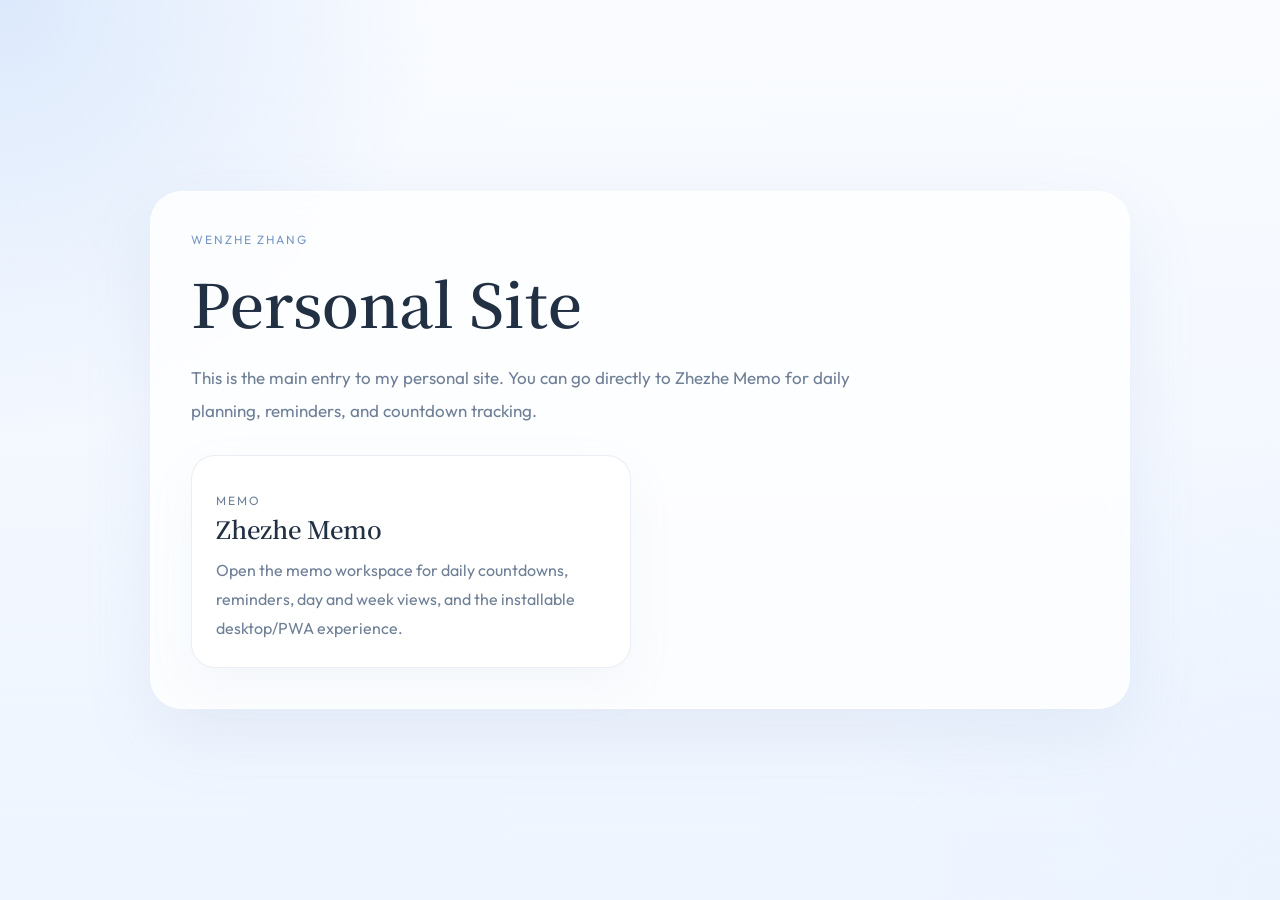
<file: index.html>
<!DOCTYPE html>
<html lang="zh-CN">
<head>
    <meta charset="UTF-8">
    <meta name="viewport" content="width=device-width, initial-scale=1.0">
    <title>Wenzhe Zhang</title>
    <meta name="description" content="Personal site entry for Zhezhe Memo.">
    <link rel="preconnect" href="https://fonts.googleapis.com">
    <link rel="preconnect" href="https://fonts.gstatic.com" crossorigin>
    <link href="https://fonts.googleapis.com/css2?family=Noto+Serif+SC:wght@500;600;700&family=Outfit:wght@300;400;500;600&display=swap" rel="stylesheet">
    <style>
        :root {
            --ink: #223044;
            --muted: #6e7f96;
            --line: rgba(108, 137, 173, 0.14);
            --card: rgba(255,255,255,0.78);
            --shadow: 0 24px 70px rgba(122, 151, 189, 0.12);
        }
        * { box-sizing: border-box; }
        body {
            margin: 0;
            min-height: 100vh;
            font-family: "Outfit", sans-serif;
            color: var(--ink);
            background:
                radial-gradient(circle at top left, rgba(210, 227, 251, 0.75), transparent 28%),
                radial-gradient(circle at bottom right, rgba(235, 243, 255, 0.92), transparent 30%),
                linear-gradient(180deg, #f9fbff 0%, #eef5ff 100%);
            display: grid;
            place-items: center;
            padding: 24px;
        }
        .shell {
            width: min(980px, 100%);
            background: var(--card);
            border: 1px solid rgba(255,255,255,0.8);
            border-radius: 32px;
            box-shadow: var(--shadow);
            padding: 40px;
            backdrop-filter: blur(16px);
        }
        .eyebrow {
            margin: 0 0 12px;
            font-size: 12px;
            letter-spacing: 0.16em;
            text-transform: uppercase;
            color: #7697c5;
        }
        h1, h2 {
            font-family: "Noto Serif SC", serif;
            margin: 0;
            font-weight: 600;
        }
        h1 {
            font-size: clamp(38px, 6vw, 60px);
            margin-bottom: 14px;
        }
        .intro {
            color: var(--muted);
            font-size: 17px;
            line-height: 1.9;
            max-width: 42rem;
            margin-bottom: 28px;
        }
        .grid {
            display: grid;
            grid-template-columns: repeat(2, minmax(0, 1fr));
            gap: 18px;
        }
        .card {
            display: block;
            text-decoration: none;
            color: inherit;
            background: rgba(255,255,255,0.82);
            border: 1px solid var(--line);
            border-radius: 24px;
            padding: 24px;
            transition: transform 180ms ease, box-shadow 180ms ease;
            box-shadow: 0 18px 46px rgba(135, 161, 196, 0.08);
        }
        .card:hover {
            transform: translateY(-3px);
            box-shadow: 0 24px 56px rgba(135, 161, 196, 0.14);
        }
        .card p {
            margin: 10px 0 0;
            color: var(--muted);
            line-height: 1.8;
        }
        @media (max-width: 720px) {
            .shell { padding: 24px; border-radius: 24px; }
            .grid { grid-template-columns: 1fr; }
        }
    </style>
</head>
<body>
    <main class="shell">
        <p class="eyebrow">Wenzhe Zhang</p>
        <h1>Personal Site</h1>
        <p class="intro">This is the main entry to my personal site. You can go directly to Zhezhe Memo for daily planning, reminders, and countdown tracking.</p>
        <section class="grid">
            <a class="card" href="/memo/">
                <p class="eyebrow">Memo</p>
                <h2>Zhezhe Memo</h2>
                <p>Open the memo workspace for daily countdowns, reminders, day and week views, and the installable desktop/PWA experience.</p>
            </a>
        </section>
    </main>
</body>
</html>
</file>
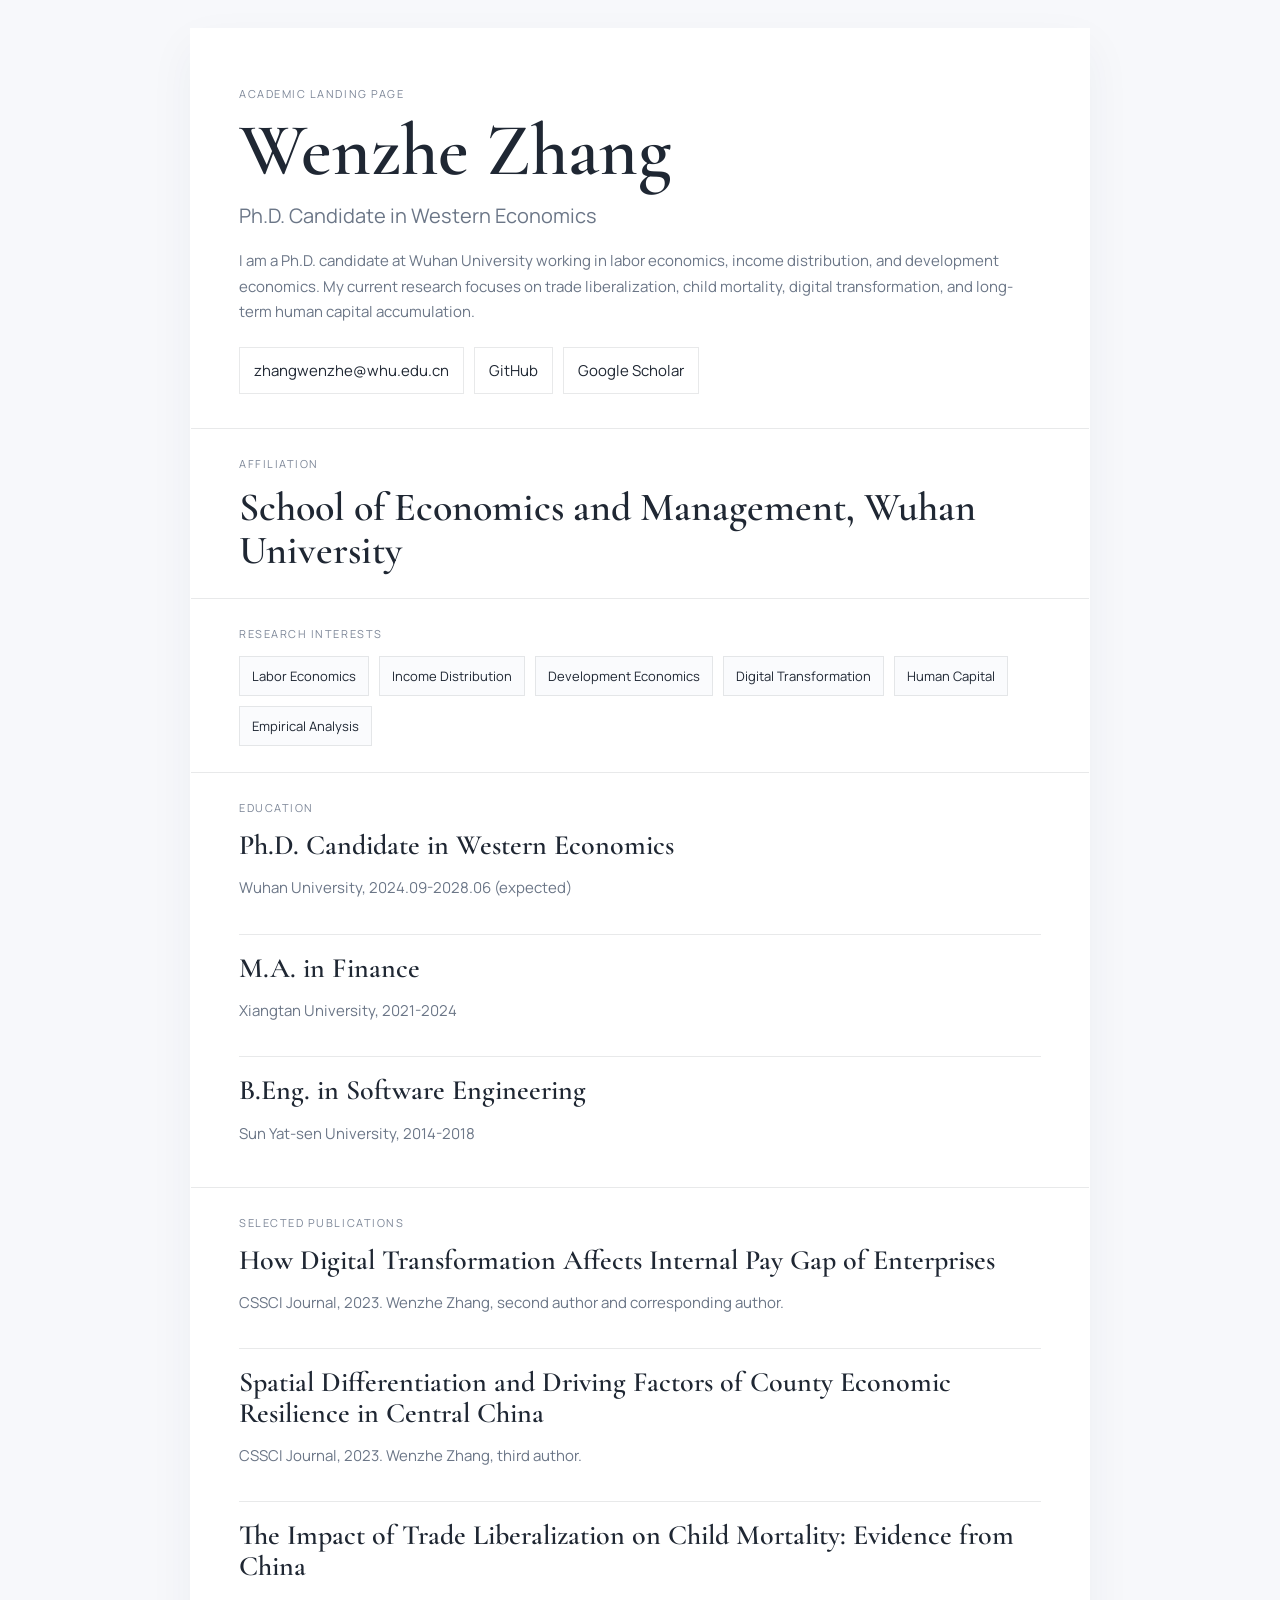
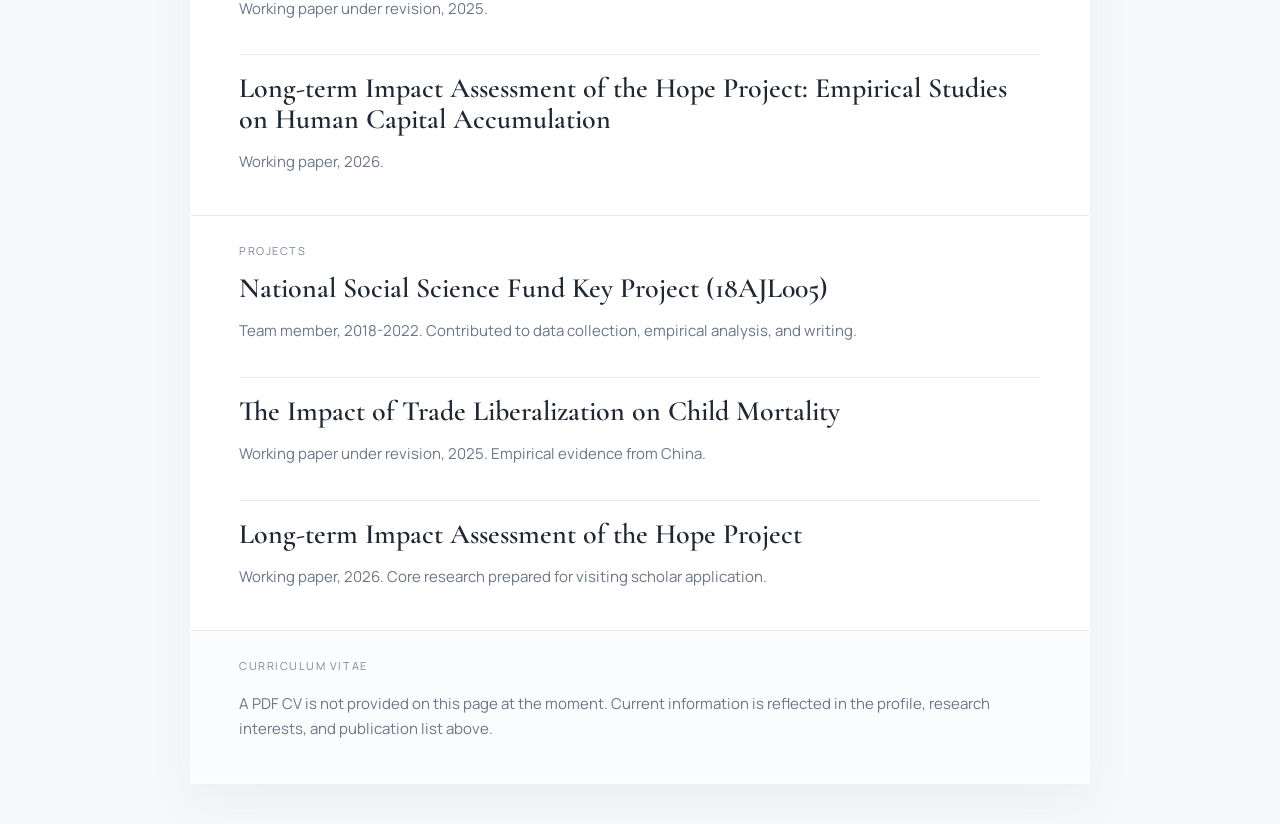
<file: cv/index.html>
<!DOCTYPE html>
<html lang="en">
<head>
    <meta charset="UTF-8">
    <meta name="viewport" content="width=device-width, initial-scale=1.0">
    <title>Wenzhe Zhang | Academic Profile</title>
    <meta name="description" content="Academic profile of Wenzhe Zhang.">
    <link rel="preconnect" href="https://fonts.googleapis.com">
    <link rel="preconnect" href="https://fonts.gstatic.com" crossorigin>
    <link href="https://fonts.googleapis.com/css2?family=Cormorant+Garamond:wght@500;600;700&family=Manrope:wght@400;500;600;700&display=swap" rel="stylesheet">
    <link rel="stylesheet" href="style.css">
</head>
<body>
    <div class="site-frame">
        <header class="hero">
            <p class="eyebrow">Academic Landing Page</p>
            <h1 id="nameDisplay">Wenzhe Zhang</h1>
            <p class="hero-title" id="titleDisplay">Ph.D. Candidate in Western Economics</p>
            <p class="hero-summary" id="bioDisplay">
                I am a Ph.D. candidate at Wuhan University working in labor economics, income distribution,
                and development economics. My current research focuses on trade liberalization, child mortality,
                digital transformation, and long-term human capital accumulation.
            </p>
            <div class="hero-links" id="contact">
                <a id="emailLink" href="mailto:zhangwenzhe@whu.edu.cn">zhangwenzhe@whu.edu.cn</a>
                <a id="githubLink" href="https://github.com/WenzheZhang-Research" target="_blank" rel="noreferrer">GitHub</a>
                <a id="scholarLink" href="#" target="_blank" rel="noreferrer">Google Scholar</a>
            </div>
        </header>

        <main class="content-grid">
            <section class="content-block">
                <p class="section-kicker">Affiliation</p>
                <h2 id="affiliationDisplay">School of Economics and Management, Wuhan University</h2>
            </section>

            <section class="content-block">
                <p class="section-kicker">Research Interests</p>
                <div class="inline-tags" id="researchTags">
                    <span>Labor Economics</span>
                    <span>Income Distribution</span>
                    <span>Development Economics</span>
                    <span>Digital Transformation</span>
                    <span>Human Capital</span>
                    <span>Empirical Analysis</span>
                </div>
            </section>

            <section class="content-block">
                <p class="section-kicker">Education</p>
                <div class="simple-list">
                    <article>
                        <h3>Ph.D. Candidate in Western Economics</h3>
                        <p>Wuhan University, 2024.09-2028.06 (expected)</p>
                    </article>
                    <article>
                        <h3>M.A. in Finance</h3>
                        <p>Xiangtan University, 2021-2024</p>
                    </article>
                    <article>
                        <h3>B.Eng. in Software Engineering</h3>
                        <p>Sun Yat-sen University, 2014-2018</p>
                    </article>
                </div>
            </section>

            <section class="content-block" id="publications">
                <p class="section-kicker">Selected Publications</p>
                <div class="simple-list publication-list" id="publicationList">
                    <article>
                        <h3>How Digital Transformation Affects Internal Pay Gap of Enterprises</h3>
                        <p>CSSCI Journal, 2023. Wenzhe Zhang, second author and corresponding author.</p>
                    </article>
                    <article>
                        <h3>Spatial Differentiation and Driving Factors of County Economic Resilience in Central China</h3>
                        <p>CSSCI Journal, 2023. Wenzhe Zhang, third author.</p>
                    </article>
                    <article>
                        <h3>The Impact of Trade Liberalization on Child Mortality: Evidence from China</h3>
                        <p>Working paper under revision, 2025.</p>
                    </article>
                    <article>
                        <h3>Long-term Impact Assessment of the Hope Project: Empirical Studies on Human Capital Accumulation</h3>
                        <p>Working paper, 2026.</p>
                    </article>
                </div>
            </section>

            <section class="content-block">
                <p class="section-kicker">Projects</p>
                <div class="simple-list">
                    <article>
                        <h3>National Social Science Fund Key Project (18AJL005)</h3>
                        <p>Team member, 2018-2022. Contributed to data collection, empirical analysis, and writing.</p>
                    </article>
                    <article>
                        <h3>The Impact of Trade Liberalization on Child Mortality</h3>
                        <p>Working paper under revision, 2025. Empirical evidence from China.</p>
                    </article>
                    <article>
                        <h3>Long-term Impact Assessment of the Hope Project</h3>
                        <p>Working paper, 2026. Core research prepared for visiting scholar application.</p>
                    </article>
                </div>
            </section>

            <section class="content-block note-block">
                <p class="section-kicker">Curriculum Vitae</p>
                <p class="plain-note">A PDF CV is not provided on this page at the moment. Current information is reflected in the profile, research interests, and publication list above.</p>
            </section>
        </main>
    </div>

    <script src="script.js"></script>
</body>
</html>
</file>
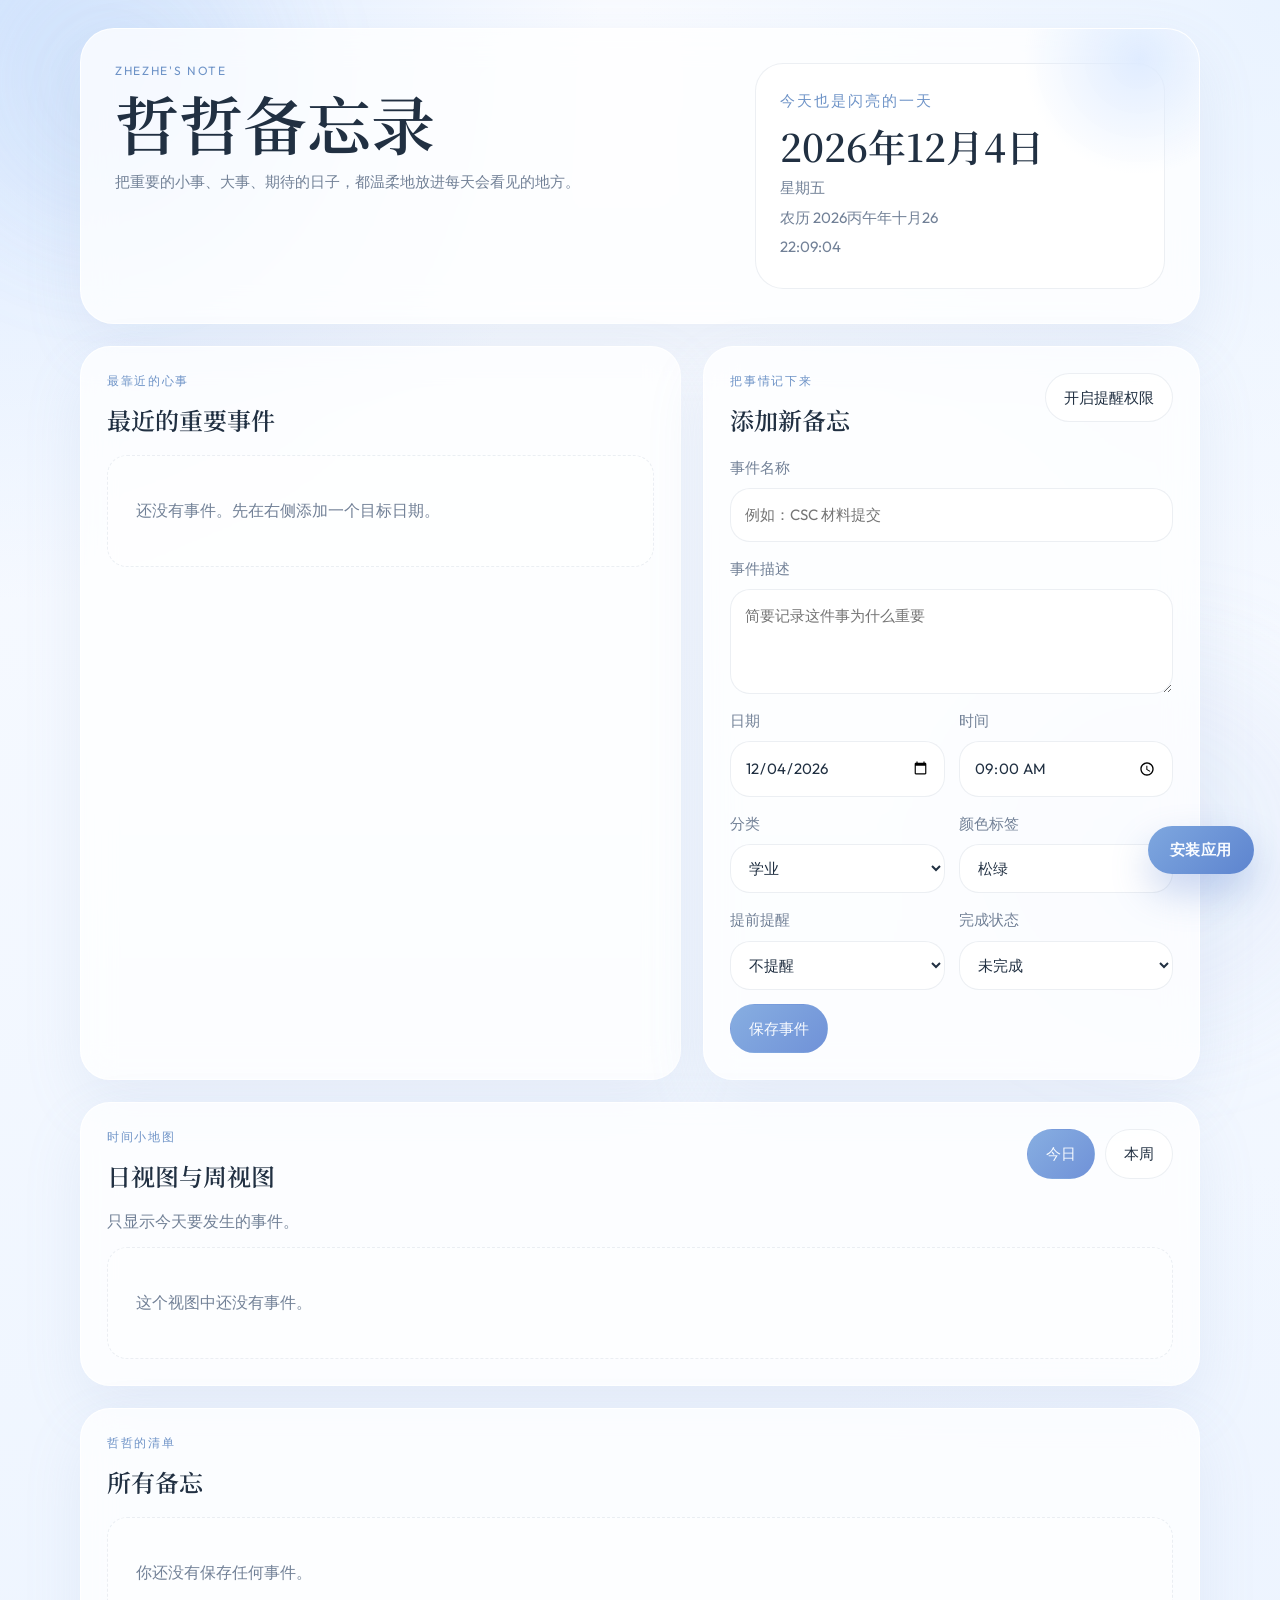
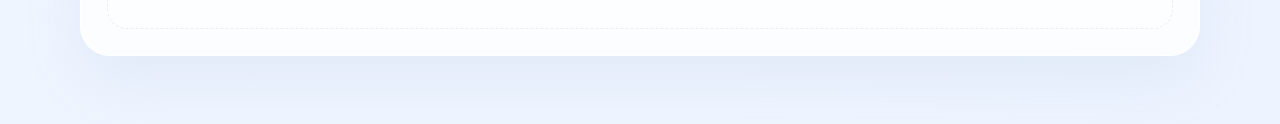
<file: memo/index.html>
<!DOCTYPE html>
<html lang="zh-CN">
<head>
    <meta charset="UTF-8">
    <meta name="viewport" content="width=device-width, initial-scale=1.0">
    <title>哲哲备忘录</title>
    <meta name="description" content="简约美观的每日重要事件倒计时网站，支持提醒、日期展示和农历。">
    <meta name="theme-color" content="#17211e">
    <link rel="manifest" href="manifest.webmanifest">
    <link rel="icon" href="icon.svg" type="image/svg+xml">
    <link rel="preconnect" href="https://fonts.googleapis.com">
    <link rel="preconnect" href="https://fonts.gstatic.com" crossorigin>
    <link href="https://fonts.googleapis.com/css2?family=Noto+Serif+SC:wght@400;500;600;700&family=Outfit:wght@300;400;500;600;700&display=swap" rel="stylesheet">
    <link rel="stylesheet" href="style.css">
</head>
<body>
    <div class="ambient ambient-a"></div>
    <div class="ambient ambient-b"></div>

    <main class="page">
        <section class="hero-card">
            <div class="hero-copy">
                <p class="eyebrow">Zhezhe's Note</p>
                <h1>哲哲备忘录</h1>
                <p class="hero-text">
                    把重要的小事、大事、期待的日子，都温柔地放进每天会看见的地方。
                </p>
            </div>
            <div class="date-panel">
                <p class="date-label">今天也是闪亮的一天</p>
                <h2 id="solarDate">--</h2>
                <p id="weekdayText">--</p>
                <p id="lunarDate" class="lunar-text">农历 --</p>
                <p id="clockText" class="clock-text">--:--:--</p>
            </div>
        </section>

        <section class="layout-grid">
            <section class="panel spotlight-panel">
                <div class="panel-head">
                    <div>
                        <p class="panel-kicker">最靠近的心事</p>
                        <h2>最近的重要事件</h2>
                    </div>
                </div>
                <div id="emptyState" class="empty-state">
                    <p>还没有事件。先在右侧添加一个目标日期。</p>
                </div>
                <article id="featuredEvent" class="featured-event hidden">
                    <div class="featured-topline">
                        <p id="featuredTag" class="event-tag">重要</p>
                        <p id="featuredReminder" class="reminder-note">提醒未开启</p>
                    </div>
                    <h3 id="featuredTitle">事件标题</h3>
                    <p id="featuredDesc" class="featured-desc"></p>
                    <div class="countdown-grid">
                        <div>
                            <span id="daysValue">0</span>
                            <small>天</small>
                        </div>
                        <div>
                            <span id="hoursValue">0</span>
                            <small>小时</small>
                        </div>
                        <div>
                            <span id="minutesValue">0</span>
                            <small>分钟</small>
                        </div>
                    </div>
                    <div class="featured-meta">
                        <p id="featuredTarget">目标日期：--</p>
                        <p id="featuredStatus">状态：--</p>
                    </div>
                </article>
            </section>

            <section class="panel form-panel">
                <div class="panel-head">
                    <div>
                        <p class="panel-kicker">把事情记下来</p>
                        <h2>添加新备忘</h2>
                    </div>
                    <button id="notifyBtn" class="ghost-btn" type="button">开启提醒权限</button>
                </div>

                <form id="eventForm" class="event-form">
                    <input id="editIdInput" type="hidden">
                    <label>
                        事件名称
                        <input id="titleInput" type="text" maxlength="40" placeholder="例如：CSC 材料提交" required>
                    </label>
                    <label>
                        事件描述
                        <textarea id="descInput" rows="3" maxlength="120" placeholder="简要记录这件事为什么重要"></textarea>
                    </label>
                    <div class="form-row">
                        <label>
                            日期
                            <input id="dateInput" type="date" required>
                        </label>
                        <label>
                            时间
                            <input id="timeInput" type="time" value="09:00">
                        </label>
                    </div>
                    <div class="form-row">
                        <label>
                            分类
                            <select id="categoryInput">
                                <option value="学业">学业</option>
                                <option value="申请">申请</option>
                                <option value="工作">工作</option>
                                <option value="生活">生活</option>
                                <option value="其他">其他</option>
                            </select>
                        </label>
                        <label>
                            颜色标签
                            <select id="colorInput">
                                <option value="green">松绿</option>
                                <option value="amber">琥珀</option>
                                <option value="rose">玫瑰</option>
                                <option value="slate">岩灰</option>
                                <option value="violet">紫灰</option>
                            </select>
                        </label>
                    </div>
                    <div class="form-row">
                        <label>
                            提前提醒
                            <select id="reminderInput">
                                <option value="0">不提醒</option>
                                <option value="10">提前 10 分钟</option>
                                <option value="30">提前 30 分钟</option>
                                <option value="60">提前 1 小时</option>
                                <option value="1440">提前 1 天</option>
                            </select>
                        </label>
                        <label>
                            完成状态
                            <select id="completedInput">
                                <option value="false">未完成</option>
                                <option value="true">已完成</option>
                            </select>
                        </label>
                    </div>
                    <div class="form-actions">
                        <button id="submitBtn" class="primary-btn" type="submit">保存备忘</button>
                        <button id="cancelEditBtn" class="ghost-btn hidden" type="button">取消编辑</button>
                    </div>
                </form>
            </section>
        </section>

        <section class="panel calendar-panel">
            <div class="panel-head">
                <div>
                    <p class="panel-kicker">时间小地图</p>
                    <h2>日视图与周视图</h2>
                </div>
                <div class="view-switcher">
                    <button class="ghost-btn active-view" type="button" data-view="day">今日</button>
                    <button class="ghost-btn" type="button" data-view="week">本周</button>
                </div>
            </div>
            <div id="calendarSummary" class="calendar-summary"></div>
            <div id="calendarList" class="calendar-list"></div>
        </section>

        <section class="panel list-panel">
            <div class="panel-head">
                <div>
                    <p class="panel-kicker">哲哲的清单</p>
                    <h2>所有备忘</h2>
                </div>
            </div>
            <div id="eventList" class="event-list"></div>
        </section>
    </main>

    <button id="installFab" class="install-fab" type="button">安装应用</button>

    <template id="eventItemTemplate">
        <article class="event-item">
            <div class="event-main">
                <div class="event-heading-row">
                    <p class="event-chip"></p>
                    <p class="event-count"></p>
                </div>
                <h3 class="event-title"></h3>
                <p class="event-description"></p>
                <div class="event-meta-row">
                    <span class="event-target"></span>
                    <span class="event-reminder"></span>
                    <span class="event-state"></span>
                </div>
            </div>
            <div class="event-actions">
                <button class="icon-btn complete-btn" type="button">完成</button>
                <button class="icon-btn edit-btn" type="button">编辑</button>
                <button class="icon-btn delete-btn" type="button">删除</button>
            </div>
        </article>
    </template>

    <script src="script.js"></script>
</body>
</html>
</file>
<file: cv/style.css>
:root {
    --bg: #f7f8fb;
    --paper: #ffffff;
    --ink: #1f2733;
    --muted: #6b7687;
    --line: rgba(31, 39, 51, 0.1);
    --accent: #7d8798;
    --shadow: 0 18px 44px rgba(42, 53, 69, 0.05);
}

* {
    box-sizing: border-box;
}

body {
    margin: 0;
    background: var(--bg);
    color: var(--ink);
    font-family: "Manrope", sans-serif;
    line-height: 1.7;
}

.site-frame {
    width: min(900px, calc(100% - 32px));
    margin: 28px auto 40px;
    background: var(--paper);
    border: 1px solid rgba(255, 255, 255, 0.9);
    box-shadow: var(--shadow);
}

h1,
h2,
h3 {
    margin: 0;
    font-family: "Cormorant Garamond", serif;
    font-weight: 600;
}

.hero {
    padding: 56px 48px 34px;
    border-bottom: 1px solid var(--line);
}

.eyebrow,
.section-kicker {
    margin: 0 0 12px;
    text-transform: uppercase;
    letter-spacing: 0.14em;
    font-size: 11px;
    color: var(--accent);
}

.hero h1 {
    font-size: clamp(50px, 7vw, 74px);
    line-height: 0.94;
}

.hero-title {
    margin: 14px 0 12px;
    font-size: 20px;
    color: var(--muted);
}

.hero-summary,
.plain-note,
.simple-list p,
.hero-links a {
    color: var(--muted);
    font-size: 15px;
}

.hero-links {
    display: flex;
    flex-wrap: wrap;
    gap: 10px;
    margin-top: 22px;
}

.hero-links a {
    text-decoration: none;
    color: var(--ink);
    border: 1px solid var(--line);
    padding: 10px 14px;
    transition: background 160ms ease, transform 160ms ease;
}

.hero-links a:hover {
    background: #f4f6fa;
    transform: translateY(-1px);
}

.content-grid {
    display: grid;
}

.content-block {
    padding: 26px 48px;
    border-bottom: 1px solid var(--line);
}

.content-block:last-child {
    border-bottom: 0;
}

.content-block h2 {
    font-size: clamp(28px, 4vw, 40px);
    line-height: 1.08;
}

.inline-tags {
    display: flex;
    flex-wrap: wrap;
    gap: 10px;
}

.inline-tags span {
    padding: 8px 12px;
    border: 1px solid var(--line);
    background: #fafbfd;
    font-size: 13px;
}

.simple-list {
    display: grid;
    gap: 18px;
}

.simple-list article {
    padding-bottom: 18px;
    border-bottom: 1px solid var(--line);
}

.simple-list article:last-child {
    border-bottom: 0;
    padding-bottom: 0;
}

.simple-list h3 {
    font-size: 28px;
    line-height: 1.08;
    margin-bottom: 6px;
}

.note-block {
    background: #fbfcfe;
}

@media (max-width: 760px) {
    .site-frame {
        width: min(100% - 16px, 900px);
    }

    .hero,
    .content-block {
        padding-left: 20px;
        padding-right: 20px;
    }

    .hero h1 {
        font-size: clamp(40px, 13vw, 58px);
    }
}
</file>
<file: memo/style.css>
:root {
    --bg: #f5f9ff;
    --panel: rgba(255, 255, 255, 0.76);
    --panel-strong: rgba(255, 255, 255, 0.92);
    --line: rgba(96, 125, 156, 0.12);
    --ink: #213042;
    --muted: #728197;
    --accent: #6e93c7;
    --accent-soft: #e7f0fb;
    --warning: #b48b62;
    --shadow: 0 24px 60px rgba(132, 160, 197, 0.12);
    --green: #6f95c9;
    --green-bg: #eaf2fd;
    --amber: #c59a71;
    --amber-bg: #f8f0e7;
    --rose: #8fa7d8;
    --rose-bg: #edf2fd;
    --slate: #7b8da3;
    --slate-bg: #edf2f7;
    --violet: #8b93d2;
    --violet-bg: #eef0ff;
}

* {
    box-sizing: border-box;
}

body {
    margin: 0;
    min-height: 100vh;
    color: var(--ink);
    background:
        radial-gradient(circle at top left, rgba(207, 227, 255, 0.72), transparent 28%),
        radial-gradient(circle at top right, rgba(228, 240, 255, 0.74), transparent 30%),
        radial-gradient(circle at bottom right, rgba(237, 244, 255, 0.92), transparent 26%),
        linear-gradient(180deg, #f9fbff 0%, #eef5ff 100%);
    font-family: "Outfit", sans-serif;
    position: relative;
}

@keyframes floatGentle {
    0% { transform: translateY(0px); }
    50% { transform: translateY(-4px); }
    100% { transform: translateY(0px); }
}

@keyframes breatheGlow {
    0% { box-shadow: 0 24px 60px rgba(132, 160, 197, 0.10); }
    50% { box-shadow: 0 28px 72px rgba(132, 160, 197, 0.16); }
    100% { box-shadow: 0 24px 60px rgba(132, 160, 197, 0.10); }
}

.ambient {
    position: fixed;
    border-radius: 50%;
    filter: blur(60px);
    pointer-events: none;
    opacity: 0.65;
}

.ambient-a {
    width: 320px;
    height: 320px;
    background: rgba(154, 190, 236, 0.26);
    top: -80px;
    left: -50px;
}

.ambient-b {
    width: 360px;
    height: 360px;
    background: rgba(190, 209, 239, 0.24);
    bottom: -120px;
    right: -60px;
}

.page {
    width: min(1120px, calc(100% - 28px));
    margin: 28px auto;
    padding-bottom: 40px;
    position: relative;
    z-index: 1;
}

.hero-card,
.panel,
.event-item {
    background: var(--panel);
    backdrop-filter: blur(16px);
    border: 1px solid rgba(255, 255, 255, 0.88);
    box-shadow: var(--shadow);
    animation: breatheGlow 7s ease-in-out infinite;
}

.hero-card {
    border-radius: 34px;
    padding: 34px;
    display: grid;
    grid-template-columns: 1.35fr 0.9fr;
    gap: 24px;
    margin-bottom: 22px;
    overflow: hidden;
    animation: floatGentle 8s ease-in-out infinite, breatheGlow 7s ease-in-out infinite;
}

.hero-card::after {
    content: "";
    position: absolute;
    width: 240px;
    height: 240px;
    right: -60px;
    top: -90px;
    background: radial-gradient(circle, rgba(222, 235, 255, 0.95), transparent 68%);
    pointer-events: none;
}

.eyebrow,
.panel-kicker,
.event-chip,
.event-tag {
    margin: 0 0 12px;
    font-size: 12px;
    letter-spacing: 0.14em;
    text-transform: uppercase;
    color: var(--accent);
}

h1,
h2,
h3 {
    font-family: "Noto Serif SC", serif;
    margin: 0;
    font-weight: 600;
}

h1 {
    font-size: clamp(40px, 6vw, 64px);
    line-height: 1.02;
}

.hero-text,
.date-panel p,
.featured-desc,
.event-description,
.event-meta-row,
.featured-meta,
label,
input,
textarea,
select,
.ghost-btn,
.primary-btn,
.icon-btn {
    font-size: 15px;
    line-height: 1.7;
}

.hero-text {
    color: var(--muted);
    max-width: 36rem;
    margin-top: 14px;
}

.date-panel {
    background: var(--panel-strong);
    border: 1px solid var(--line);
    border-radius: 28px;
    padding: 24px;
    align-self: stretch;
    box-shadow: inset 0 1px 0 rgba(255, 255, 255, 0.7);
}

.date-label {
    color: var(--accent);
    text-transform: uppercase;
    letter-spacing: 0.14em;
    margin: 0 0 10px;
    font-size: 12px;
}

.date-panel h2 {
    font-size: clamp(28px, 4vw, 38px);
    line-height: 1.15;
    margin-bottom: 8px;
}

.lunar-text,
.clock-text,
#weekdayText {
    color: var(--muted);
    margin: 4px 0;
}

.layout-grid {
    display: grid;
    grid-template-columns: 1.15fr 0.95fr;
    gap: 22px;
    margin-bottom: 22px;
}

.panel {
    border-radius: 30px;
    padding: 26px;
}

.form-actions,
.view-switcher,
.event-actions {
    display: flex;
    flex-wrap: wrap;
    gap: 10px;
}

.panel-head {
    display: flex;
    justify-content: space-between;
    gap: 16px;
    align-items: start;
    margin-bottom: 18px;
}

.empty-state {
    border: 1px dashed var(--line);
    border-radius: 20px;
    padding: 28px;
    color: var(--muted);
    background: rgba(255, 255, 255, 0.45);
}

.hidden {
    display: none;
}

.featured-event {
    border-radius: 28px;
    padding: 24px;
    background: linear-gradient(180deg, rgba(255, 255, 255, 0.97), rgba(240, 246, 255, 0.96));
    border: 1px solid var(--line);
}

.featured-topline {
    display: flex;
    justify-content: space-between;
    gap: 12px;
    align-items: center;
}

.reminder-note {
    margin: 0;
    color: var(--warning);
    font-size: 13px;
}

.featured-event h3 {
    font-size: clamp(28px, 4vw, 42px);
    line-height: 1.08;
    margin: 6px 0 12px;
}

.countdown-grid {
    display: grid;
    grid-template-columns: repeat(3, minmax(0, 1fr));
    gap: 14px;
    margin: 24px 0 18px;
}

.countdown-grid div {
    background: rgba(255, 255, 255, 0.92);
    border: 1px solid var(--line);
    border-radius: 24px;
    padding: 18px 14px;
}

.countdown-grid span {
    display: block;
    font-size: clamp(34px, 6vw, 52px);
    line-height: 1;
    font-weight: 700;
}

.countdown-grid small {
    color: var(--muted);
}

.featured-meta p {
    margin: 6px 0;
    color: var(--muted);
}

.event-form {
    display: grid;
    gap: 14px;
}

label {
    display: grid;
    gap: 8px;
    color: var(--muted);
}

input,
textarea,
select {
    width: 100%;
    border: 1px solid var(--line);
    border-radius: 20px;
    padding: 13px 14px;
    background: rgba(255, 255, 255, 0.86);
    color: var(--ink);
    font-family: inherit;
}

input:focus,
textarea:focus,
select:focus {
    outline: 1px solid rgba(47, 106, 88, 0.3);
    border-color: rgba(47, 106, 88, 0.4);
}

.form-row {
    display: grid;
    grid-template-columns: repeat(2, minmax(0, 1fr));
    gap: 14px;
}

.primary-btn,
.ghost-btn,
.icon-btn {
    border-radius: 999px;
    padding: 11px 18px;
    cursor: pointer;
    border: 1px solid var(--line);
    font-family: inherit;
    transition: transform 180ms ease, background 180ms ease;
}

.primary-btn {
    background: linear-gradient(135deg, #87aee1, #7092d8);
    color: #f8fbff;
    border-color: transparent;
}

.ghost-btn,
.icon-btn {
    background: rgba(255, 255, 255, 0.76);
    color: var(--ink);
}

.active-view {
    background: linear-gradient(135deg, #87aee1, #7092d8);
    color: #f8fbff;
    border-color: transparent;
}

.primary-btn:hover,
.ghost-btn:hover,
.icon-btn:hover {
    transform: translateY(-1px);
}

.event-list {
    display: grid;
    gap: 14px;
}

.event-item {
    border-radius: 26px;
    padding: 20px;
    display: grid;
    grid-template-columns: 1fr auto;
    gap: 18px;
    align-items: start;
}

.event-item.done {
    opacity: 0.68;
}

.event-item.done .event-title {
    text-decoration: line-through;
}

.event-heading-row {
    display: flex;
    justify-content: space-between;
    gap: 14px;
    align-items: center;
}

.event-chip,
.event-count {
    margin: 0;
}

.event-chip {
    padding: 6px 10px;
    border-radius: 999px;
    border: 1px solid transparent;
}

.tag-green {
    color: var(--green);
    background: var(--green-bg);
    border-color: rgba(47, 106, 88, 0.18);
}

.tag-amber {
    color: var(--amber);
    background: var(--amber-bg);
    border-color: rgba(154, 106, 38, 0.16);
}

.tag-rose {
    color: var(--rose);
    background: var(--rose-bg);
    border-color: rgba(154, 79, 98, 0.16);
}

.tag-slate {
    color: var(--slate);
    background: var(--slate-bg);
    border-color: rgba(85, 97, 107, 0.14);
}

.tag-violet {
    color: var(--violet);
    background: var(--violet-bg);
    border-color: rgba(104, 88, 140, 0.16);
}

.event-count {
    color: var(--muted);
    font-size: 14px;
}

.event-title {
    font-size: 28px;
    line-height: 1.1;
    margin-bottom: 8px;
}

.event-description {
    color: var(--muted);
    margin: 0 0 10px;
}

.event-meta-row {
    display: flex;
    flex-wrap: wrap;
    gap: 10px 16px;
    color: var(--muted);
}

.calendar-panel {
    margin-bottom: 22px;
}

.calendar-summary {
    margin-bottom: 14px;
    color: var(--muted);
}

.calendar-list {
    display: grid;
    gap: 12px;
}

.calendar-card {
    padding: 18px;
    border-radius: 24px;
    border: 1px solid var(--line);
    background: rgba(255, 255, 255, 0.72);
}

.calendar-card h3 {
    font-size: 22px;
    margin-bottom: 6px;
}

.calendar-card p {
    margin: 4px 0;
    color: var(--muted);
}

.install-fab {
    position: fixed;
    right: 26px;
    bottom: 26px;
    z-index: 30;
    border: 0;
    border-radius: 999px;
    padding: 14px 22px;
    background: linear-gradient(135deg, #7ea7df, #5d84cf);
    color: #f8fbff;
    font-family: inherit;
    font-size: 15px;
    font-weight: 600;
    letter-spacing: 0.04em;
    box-shadow: 0 18px 38px rgba(93, 132, 207, 0.32);
    cursor: pointer;
    transition: transform 180ms ease, box-shadow 180ms ease, opacity 180ms ease;
    animation: floatGentle 4.8s ease-in-out infinite;
}

.install-fab:hover {
    transform: translateY(-2px) scale(1.02);
    box-shadow: 0 22px 42px rgba(93, 132, 207, 0.38);
}

@media (max-width: 920px) {
    .hero-card,
    .layout-grid {
        grid-template-columns: 1fr;
    }
}

@media (max-width: 680px) {
    .page {
        width: min(100% - 18px, 1120px);
        margin: 10px auto;
    }

    .hero-card,
    .panel {
        padding: 18px;
        border-radius: 20px;
    }

    .form-row,
    .countdown-grid,
    .event-item {
        grid-template-columns: 1fr;
    }

    .event-item {
        gap: 12px;
    }

    .install-fab {
        right: 16px;
        bottom: 16px;
        padding: 13px 18px;
    }
}
</file>
